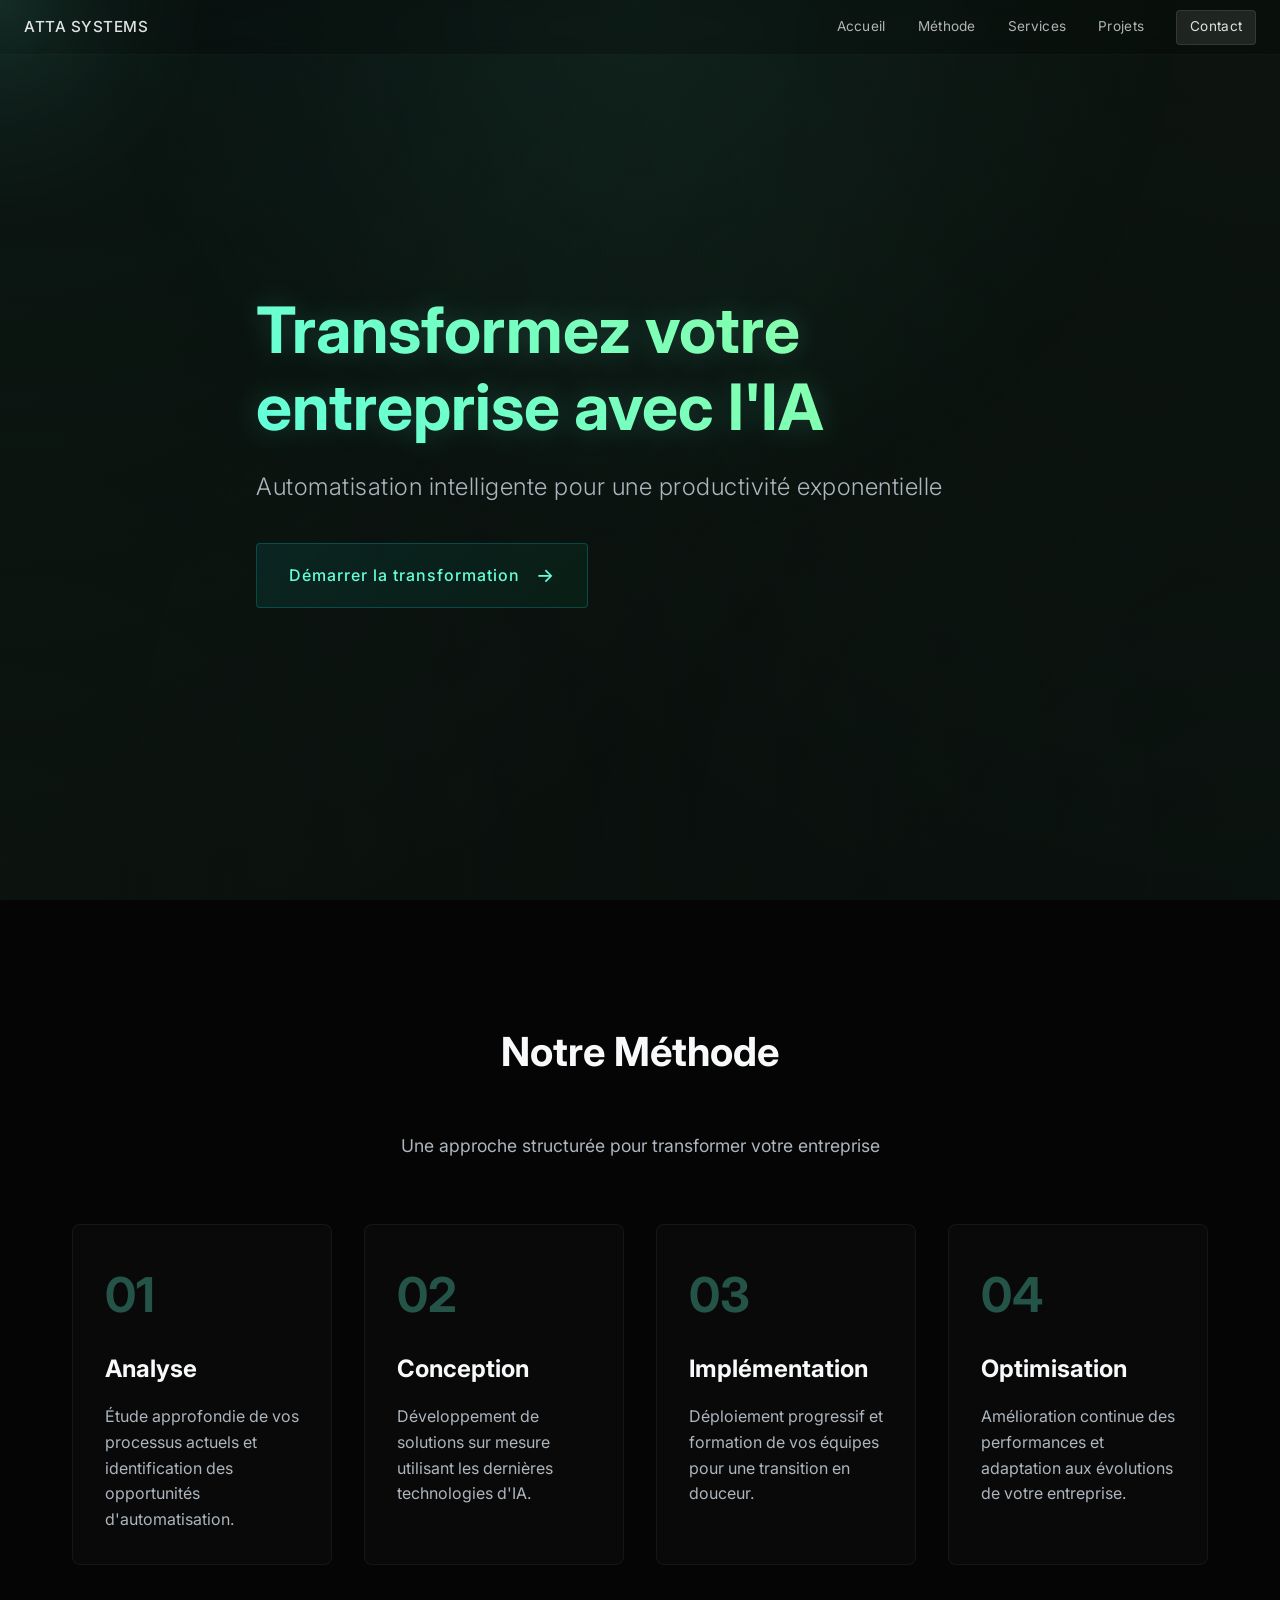
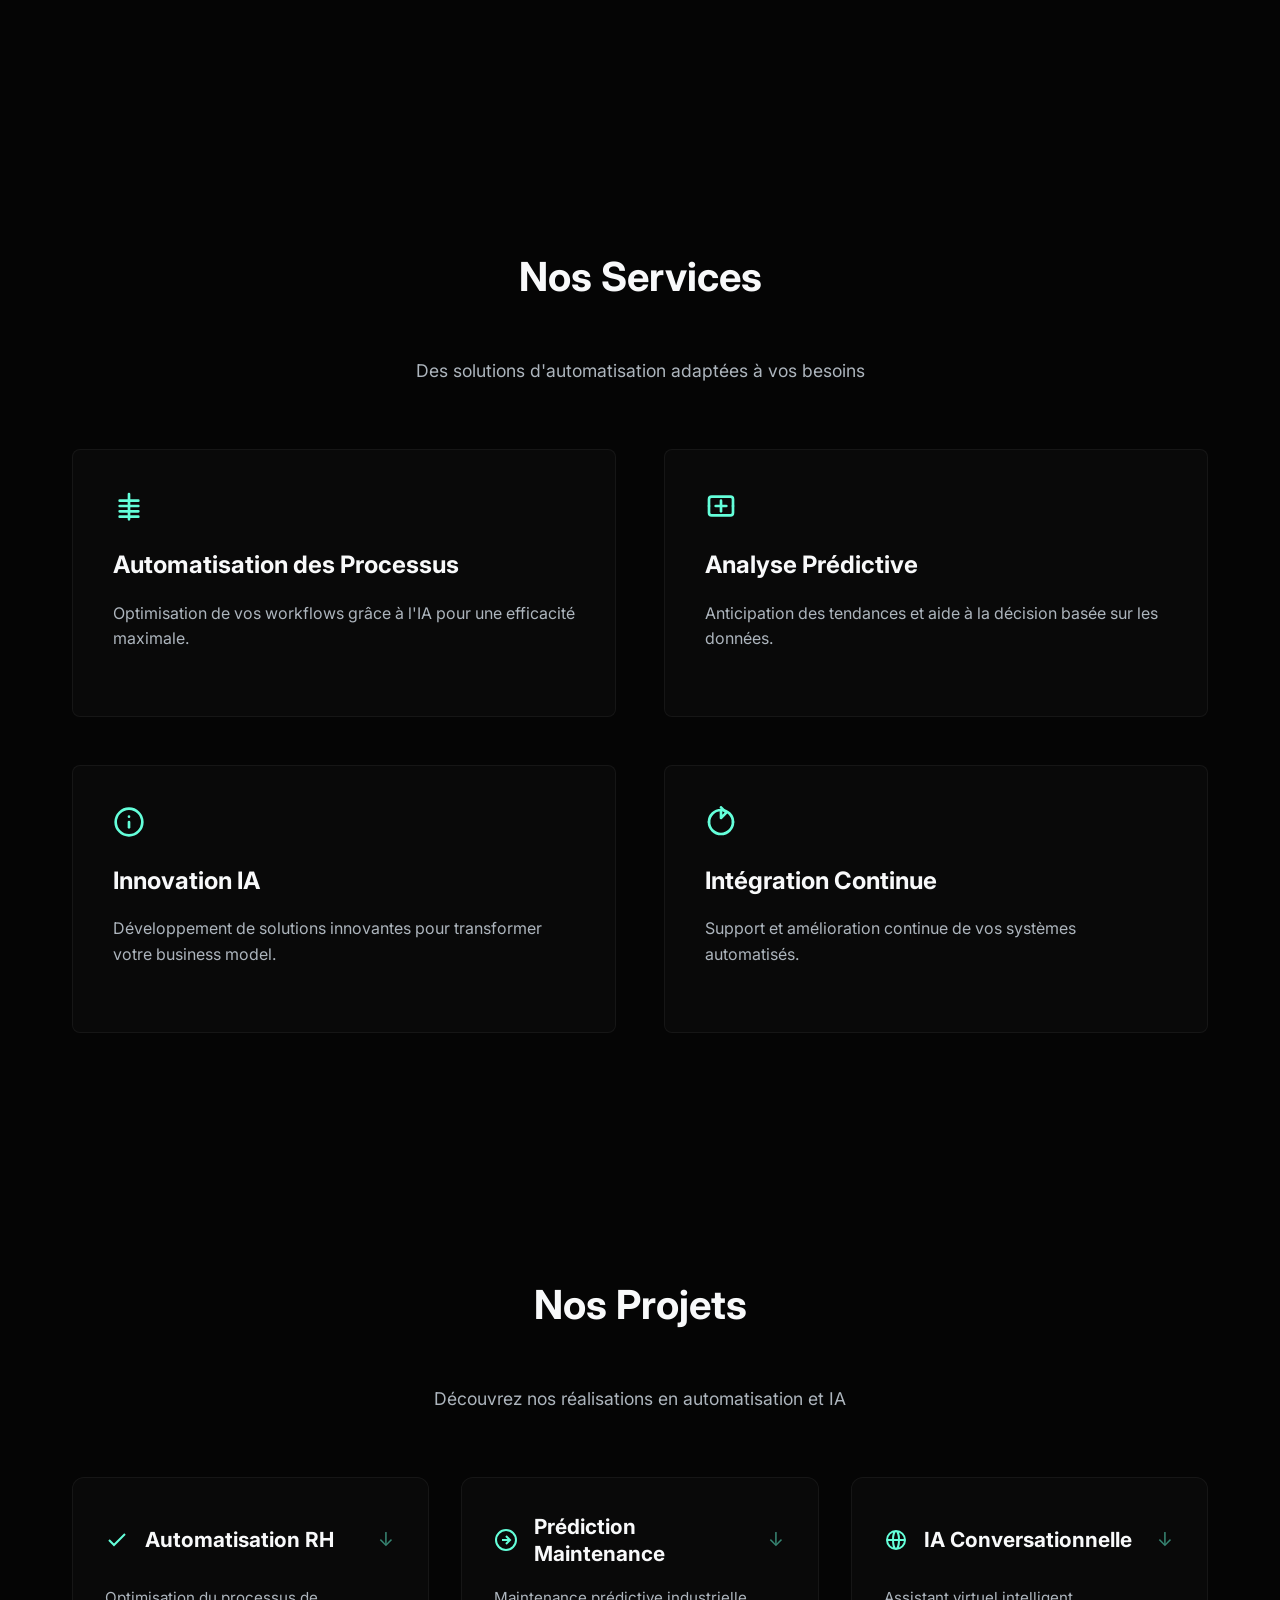
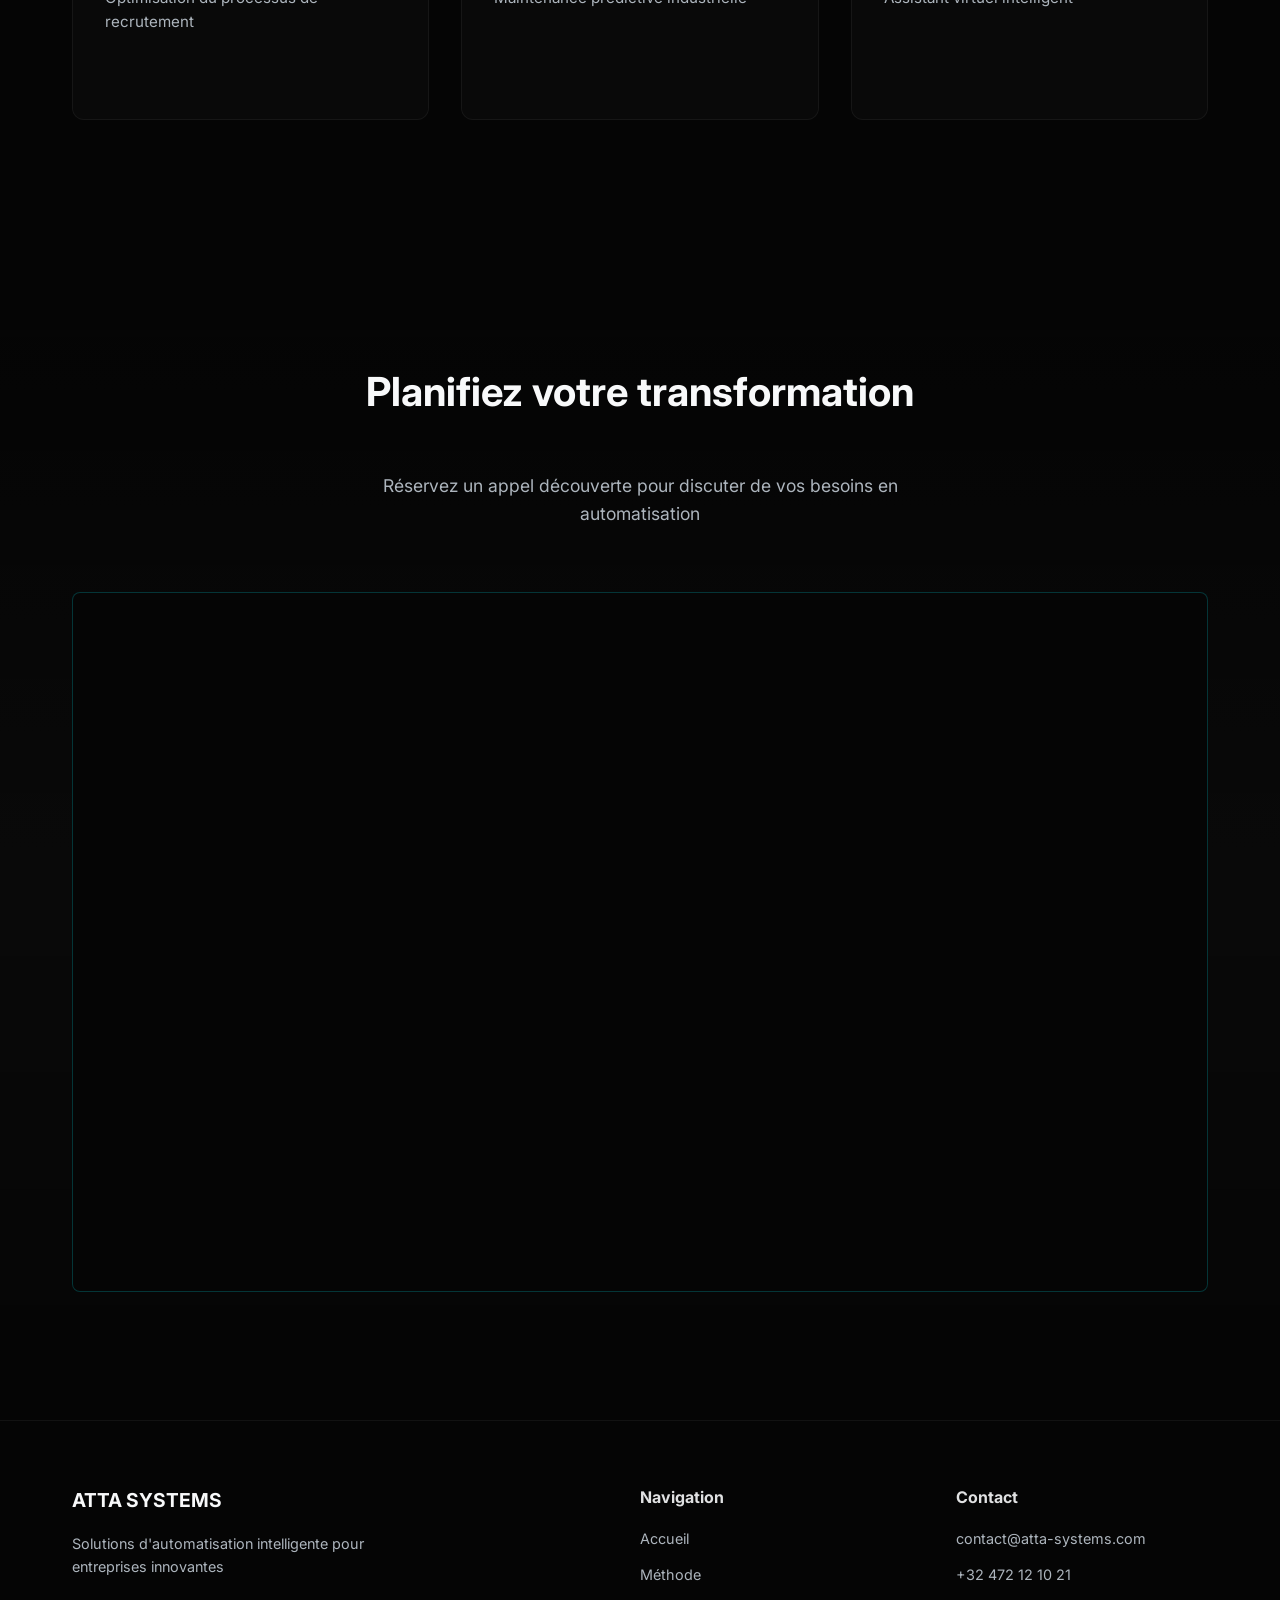
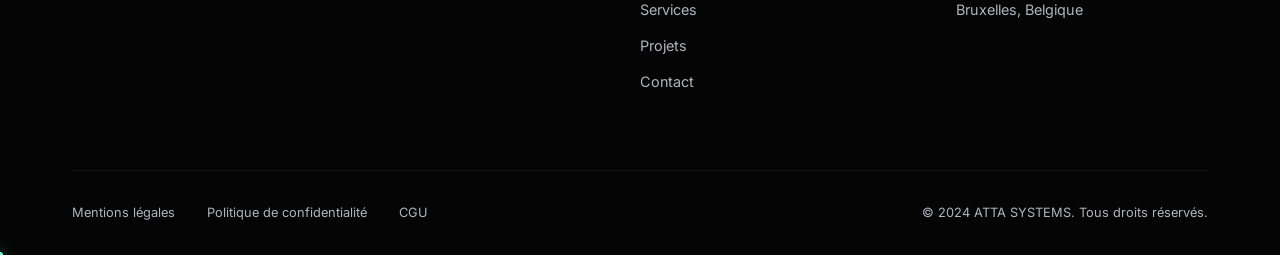
<file: index.html>
<!DOCTYPE html>
<html lang="fr">
<head>
    <meta charset="UTF-8">
    <meta name="viewport" content="width=device-width, initial-scale=1.0">
    
    <!-- Balises meta SEO -->
    <title>ATTA SYSTEMS - Solutions d'Automatisation et d'IA pour Entreprises | Bruxelles</title>
    <meta name="description" content="ATTA SYSTEMS développe des solutions d'automatisation intelligente et d'IA sur mesure pour optimiser vos processus d'entreprise. Experts en transformation digitale à Bruxelles.">
    <meta name="keywords" content="automatisation, intelligence artificielle, IA, transformation digitale, Bruxelles, optimisation processus, ATTA SYSTEMS">
    
    <!-- Open Graph / Facebook -->
    <meta property="og:type" content="website">
    <meta property="og:url" content="https://atta-systems.com/">
    <meta property="og:title" content="ATTA SYSTEMS - Solutions d'Automatisation Intelligente">
    <meta property="og:description" content="Transformez votre entreprise avec nos solutions d'automatisation et d'IA sur mesure. Experts en transformation digitale à Bruxelles.">
    <meta property="og:image" content="https://atta-systems.com/images/og-image.jpg">

    <!-- Twitter -->
    <meta property="twitter:card" content="summary_large_image">
    <meta property="twitter:url" content="https://atta-systems.com/">
    <meta property="twitter:title" content="ATTA SYSTEMS - Solutions d'Automatisation Intelligente">
    <meta property="twitter:description" content="Transformez votre entreprise avec nos solutions d'automatisation et d'IA sur mesure. Experts en transformation digitale à Bruxelles.">
    <meta property="twitter:image" content="https://atta-systems.com/images/twitter-image.jpg">

    <!-- Canonical URL -->
    <link rel="canonical" href="https://atta-systems.com/">
    
    <!-- Autres meta tags -->
    <meta name="robots" content="index, follow">
    <meta name="author" content="ATTA SYSTEMS">
    
    <!-- Existant -->
    <link href="https://fonts.googleapis.com/css2?family=Inter:wght@300;400;500;700&display=swap" rel="stylesheet">
    <link rel="stylesheet" href="styles.css">
    <script src="https://assets.calendly.com/assets/external/widget.js" async></script>
</head>
<body>
    <div class="floating-light"></div>
    <!-- Navigation -->
    <nav class="navbar">
        <div class="container">
            <a href="#" class="logo">ATTA SYSTEMS</a>
            <div class="nav-links">
                <a href="#accueil">Accueil</a>
                <a href="#methode">Méthode</a>
                <a href="#services">Services</a>
                <a href="#projets">Projets</a>
                <a href="#contact" class="cta-button">Contact</a>
            </div>
            <div class="burger-menu">
                <div class="line1"></div>
                <div class="line2"></div>
                <div class="line3"></div>
            </div>
        </div>
    </nav>

    <!-- Section Hero -->
    <section id="accueil" class="hero" aria-label="Accueil">
        <div class="container">
            <div class="hero-content">
                <h1 class="neon-text">Transformez votre entreprise avec l'IA</h1>
                <p class="hero-subtitle">Automatisation intelligente pour une productivité exponentielle</p>
                <a href="#contact" class="cta-button" onclick="openCalendly(event)" aria-label="Démarrer votre transformation digitale">
                    <span class="btn-content">Démarrer la transformation</span>
                    <span class="btn-arrow" aria-hidden="true">→</span>
                </a>
            </div>
        </div>
    </section>

    <!-- Modification de la section méthode -->
    <section id="methode" class="section" aria-label="Notre méthode">
        <div class="floating-light"></div>
        <div class="container">
            <h2 class="section-title">Notre Méthode</h2>
            <p class="section-subtitle">Une approche structurée pour transformer votre entreprise</p>
            
            <div class="method-grid">
                <div class="method-card">
                    <div class="method-number">01</div>
                    <h3 class="method-title">Analyse</h3>
                    <p class="method-description">Étude approfondie de vos processus actuels et identification des opportunités d'automatisation.</p>
                </div>
                
                <div class="method-card">
                    <div class="method-number">02</div>
                    <h3 class="method-title">Conception</h3>
                    <p class="method-description">Développement de solutions sur mesure utilisant les dernières technologies d'IA.</p>
                </div>
                
                <div class="method-card">
                    <div class="method-number">03</div>
                    <h3 class="method-title">Implémentation</h3>
                    <p class="method-description">Déploiement progressif et formation de vos équipes pour une transition en douceur.</p>
                </div>

                <div class="method-card">
                    <div class="method-number">04</div>
                    <h3 class="method-title">Optimisation</h3>
                    <p class="method-description">Amélioration continue des performances et adaptation aux évolutions de votre entreprise.</p>
                </div>
            </div>
        </div>
    </section>

    <section id="services" class="section" aria-label="Nos services">
        <div class="floating-light"></div>
        <div class="container">
            <h2 class="section-title">Nos Services</h2>
            <p class="section-subtitle">Des solutions d'automatisation adaptées à vos besoins</p>
            
            <div class="services-grid">
                <div class="service-card">
                    <div class="service-icon">
                        <svg width="24" height="24" viewBox="0 0 24 24" fill="none" stroke="currentColor" stroke-width="2" stroke-linecap="round" stroke-linejoin="round">
                            <path d="M12 3v19M5 20h14M5 16h14M5 12h14M5 8h14"/>
                        </svg>
                    </div>
                    <h3 class="service-title">Automatisation des Processus</h3>
                    <p class="service-description">Optimisation de vos workflows grâce à l'IA pour une efficacité maximale.</p>
                </div>
                
                <div class="service-card">
                    <div class="service-icon">
                        <svg width="24" height="24" viewBox="0 0 24 24" fill="none" stroke="currentColor" stroke-width="2" stroke-linecap="round" stroke-linejoin="round">
                            <path d="M21 12V7a2 2 0 0 0-2-2H5a2 2 0 0 0-2 2v5"/>
                            <path d="M3 12v5a2 2 0 0 0 2 2h14a2 2 0 0 0 2-2v-5"/>
                            <line x1="12" y1="8" x2="12" y2="16"/>
                            <line x1="8" y1="12" x2="16" y2="12"/>
                        </svg>
                    </div>
                    <h3 class="service-title">Analyse Prédictive</h3>
                    <p class="service-description">Anticipation des tendances et aide à la décision basée sur les données.</p>
                </div>
                
                <div class="service-card">
                    <div class="service-icon">
                        <svg width="24" height="24" viewBox="0 0 24 24" fill="none" stroke="currentColor" stroke-width="2" stroke-linecap="round" stroke-linejoin="round">
                            <circle cx="12" cy="12" r="10"/>
                            <path d="M12 16v-4"/>
                            <path d="M12 8h.01"/>
                        </svg>
                    </div>
                    <h3 class="service-title">Innovation IA</h3>
                    <p class="service-description">Développement de solutions innovantes pour transformer votre business model.</p>
                </div>
                
                <div class="service-card">
                    <div class="service-icon">
                        <svg width="24" height="24" viewBox="0 0 24 24" fill="none" stroke="currentColor" stroke-width="2" stroke-linecap="round" stroke-linejoin="round">
                            <path d="M21 12a9 9 0 0 0-9-9 9 9 0 0 0-9 9"/>
                            <path d="M3 12a9 9 0 0 0 9 9 9 9 0 0 0 9-9"/>
                            <path d="M12 3v6l4-4-4-4"/>
                        </svg>
                    </div>
                    <h3 class="service-title">Intégration Continue</h3>
                    <p class="service-description">Support et amélioration continue de vos systèmes automatisés.</p>
                </div>
            </div>
        </div>
    </section>

    <section id="projets" class="section" aria-label="Nos projets">
        <div class="floating-light"></div>
        <div class="container">
            <h2 class="section-title">Nos Projets</h2>
            <p class="section-subtitle">Découvrez nos réalisations en automatisation et IA</p>
            
            <div class="projects-grid">
                <div class="project-card" data-project="1">
                    <div class="project-content">
                        <div class="project-header">
                            <div class="project-icon">
                                <svg width="24" height="24" viewBox="0 0 24 24" fill="none" stroke="currentColor" stroke-width="2">
                                    <path d="M20 6L9 17l-5-5"/>
                                </svg>
                            </div>
                            <h3>Automatisation RH</h3>
                        </div>
                        <p class="project-preview">Optimisation du processus de recrutement</p>
                        <div class="project-details">
                            <p>Réduction de 70% du temps de traitement des CV grâce à l'IA</p>
                            <ul>
                                <li>Analyse automatique des CV</li>
                                <li>Matching de compétences</li>
                                <li>Génération de réponses personnalisées</li>
                            </ul>
                            <div class="project-tech">
                                <span>Python</span>
                                <span>NLP</span>
                                <span>Machine Learning</span>
                            </div>
                        </div>
                    </div>
                </div>

                <div class="project-card" data-project="2">
                    <div class="project-content">
                        <div class="project-header">
                            <div class="project-icon">
                                <svg width="24" height="24" viewBox="0 0 24 24" fill="none" stroke="currentColor" stroke-width="2">
                                    <circle cx="12" cy="12" r="10"/>
                                    <path d="M12 16l4-4-4-4M8 12h8"/>
                                </svg>
                            </div>
                            <h3>Prédiction Maintenance</h3>
                        </div>
                        <p class="project-preview">Maintenance prédictive industrielle</p>
                        <div class="project-details">
                            <p>Réduction des pannes de 85% grâce à la prédiction</p>
                            <ul>
                                <li>Analyse en temps réel</li>
                                <li>Alertes prédictives</li>
                                <li>Dashboard interactif</li>
                            </ul>
                            <div class="project-tech">
                                <span>IoT</span>
                                <span>Deep Learning</span>
                                <span>Time Series</span>
                            </div>
                        </div>
                    </div>
                </div>

                <div class="project-card" data-project="3">
                    <div class="project-content">
                        <div class="project-header">
                            <div class="project-icon">
                                <svg width="24" height="24" viewBox="0 0 24 24" fill="none" stroke="currentColor" stroke-width="2">
                                    <path d="M21 12a9 9 0 01-9 9m9-9a9 9 0 00-9-9m9 9H3m9 9a9 9 0 01-9-9m9 9c1.657 0 3-4.03 3-9s-1.343-9-3-9m0 18c-1.657 0-3-4.03-3-9s1.343-9 3-9m-9 9a9 9 0 019-9"/>
                                </svg>
                            </div>
                            <h3>IA Conversationnelle</h3>
                        </div>
                        <p class="project-preview">Assistant virtuel intelligent</p>
                        <div class="project-details">
                            <p>90% de satisfaction client avec notre assistant IA</p>
                            <ul>
                                <li>Compréhension contextuelle</li>
                                <li>Multi-langues</li>
                                <li>Apprentissage continu</li>
                            </ul>
                            <div class="project-tech">
                                <span>NLP</span>
                                <span>GPT</span>
                                <span>Cloud Computing</span>
                            </div>
                        </div>
                    </div>
                </div>
            </div>
        </div>
    </section>

    <section id="contact" class="section contact-section" aria-label="Contact">
        <div class="floating-light"></div>
        <div class="container">
            <h2 class="section-title">Planifiez votre transformation</h2>
            <p class="section-subtitle">Réservez un appel découverte pour discuter de vos besoins en automatisation</p>
            
            <div class="calendly-container">
                <div class="calendly-inline-widget" 
                     data-url="https://calendly.com/gilles-brbnt/rdv-automatisation-ia?hide_gdpr_banner=1">
                </div>
            </div>
        </div>
    </section>

    <!-- Ajout du footer -->
    <footer class="footer">
        <div class="container">
            <div class="footer-content">
                <div class="footer-section">
                    <h3>ATTA SYSTEMS</h3>
                    <p>Solutions d'automatisation intelligente pour entreprises innovantes</p>
                </div>
                
                <div class="footer-section">
                    <h4>Navigation</h4>
                    <ul>
                        <li><a href="#accueil">Accueil</a></li>
                        <li><a href="#methode">Méthode</a></li>
                        <li><a href="#services">Services</a></li>
                        <li><a href="#projets">Projets</a></li>
                        <li><a href="#contact">Contact</a></li>
                    </ul>
                </div>
                
                <div class="footer-section">
                    <h4>Contact</h4>
                    <ul>
                        <li>contact@atta-systems.com</li>
                        <li>+32 472 12 10 21</li>
                        <li>Bruxelles, Belgique</li>
                    </ul>
                </div>
            </div>
            
            <div class="footer-bottom">
                <div class="legal-links">
                    <a href="legal/mentions-legales.html">Mentions légales</a>
                    <a href="legal/politique-confidentialite.html">Politique de confidentialité</a>
                    <a href="legal/cgu.html">CGU</a>
                </div>
                <p class="copyright">© 2024 ATTA SYSTEMS. Tous droits réservés.</p>
            </div>
        </div>
    </footer>

    <script src="script.js"></script>
</body>
</html>
</file>
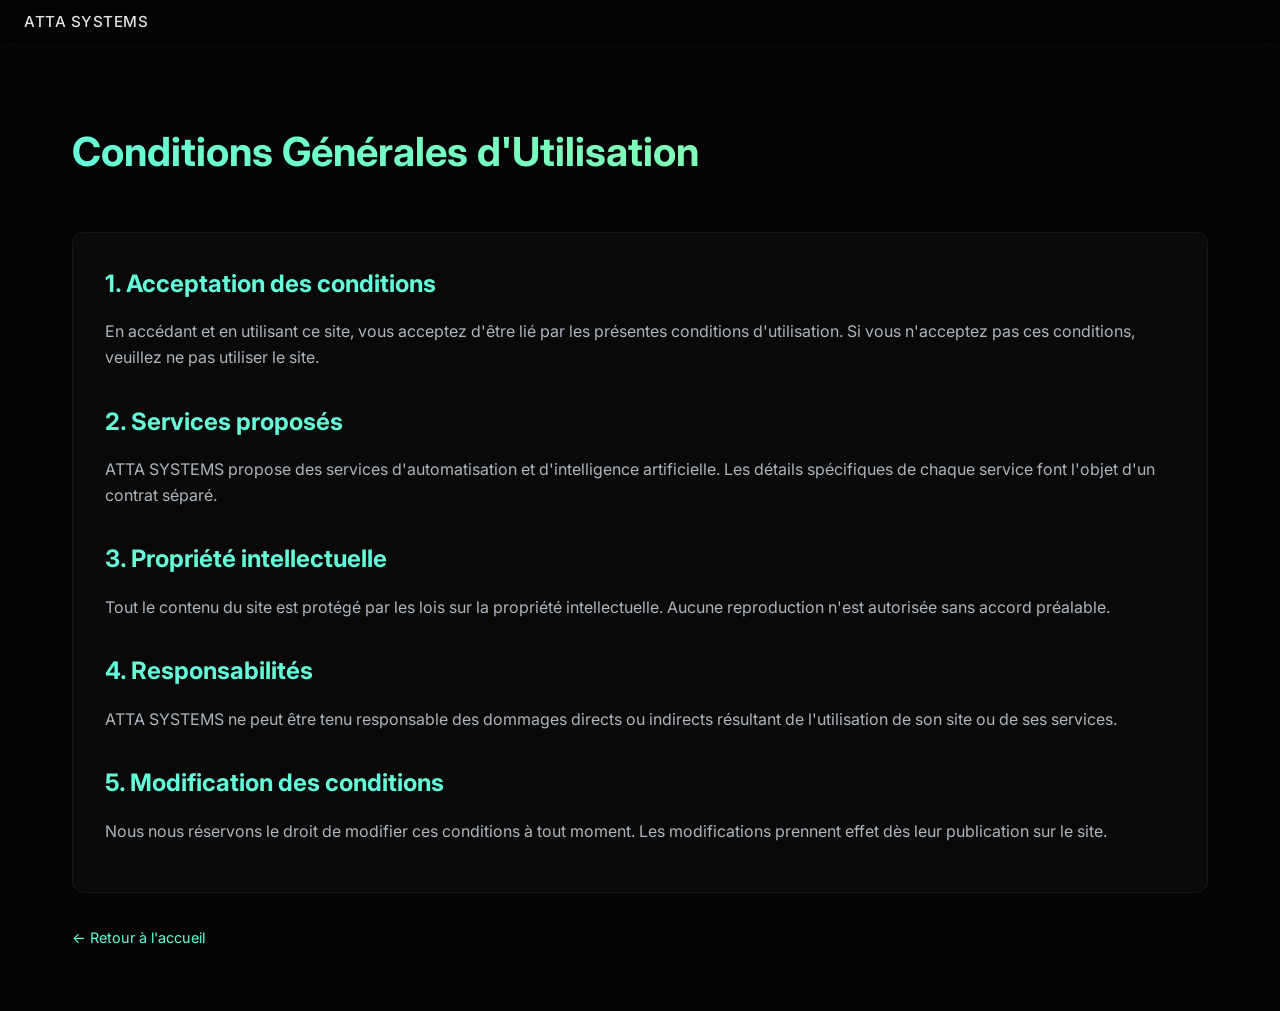
<file: cgu.html>
<!DOCTYPE html>
<html lang="fr">
<head>
    <meta charset="UTF-8">
    <meta name="viewport" content="width=device-width, initial-scale=1.0">
    <title>Conditions Générales d'Utilisation - ATTA SYSTEMS</title>
    <link href="https://fonts.googleapis.com/css2?family=Inter:wght@300;400;500;700&display=swap" rel="stylesheet">
    <link rel="stylesheet" href="../styles.css">
</head>
<body>
    <nav class="navbar">
        <div class="container">
            <a href="../index.html" class="logo">ATTA SYSTEMS</a>
        </div>
    </nav>

    <section class="legal-section">
        <div class="container">
            <h1 class="legal-title">Conditions Générales d'Utilisation</h1>
            
            <div class="legal-content">
                <h2>1. Acceptation des conditions</h2>
                <p>En accédant et en utilisant ce site, vous acceptez d'être lié par les présentes conditions d'utilisation. Si vous n'acceptez pas ces conditions, veuillez ne pas utiliser le site.</p>

                <h2>2. Services proposés</h2>
                <p>ATTA SYSTEMS propose des services d'automatisation et d'intelligence artificielle. Les détails spécifiques de chaque service font l'objet d'un contrat séparé.</p>

                <h2>3. Propriété intellectuelle</h2>
                <p>Tout le contenu du site est protégé par les lois sur la propriété intellectuelle. Aucune reproduction n'est autorisée sans accord préalable.</p>

                <h2>4. Responsabilités</h2>
                <p>ATTA SYSTEMS ne peut être tenu responsable des dommages directs ou indirects résultant de l'utilisation de son site ou de ses services.</p>

                <h2>5. Modification des conditions</h2>
                <p>Nous nous réservons le droit de modifier ces conditions à tout moment. Les modifications prennent effet dès leur publication sur le site.</p>
            </div>

            <a href="../index.html" class="back-link">← Retour à l'accueil</a>
        </div>
    </section>
    <script src="../script.js"></script>
</body>
</html>
</file>
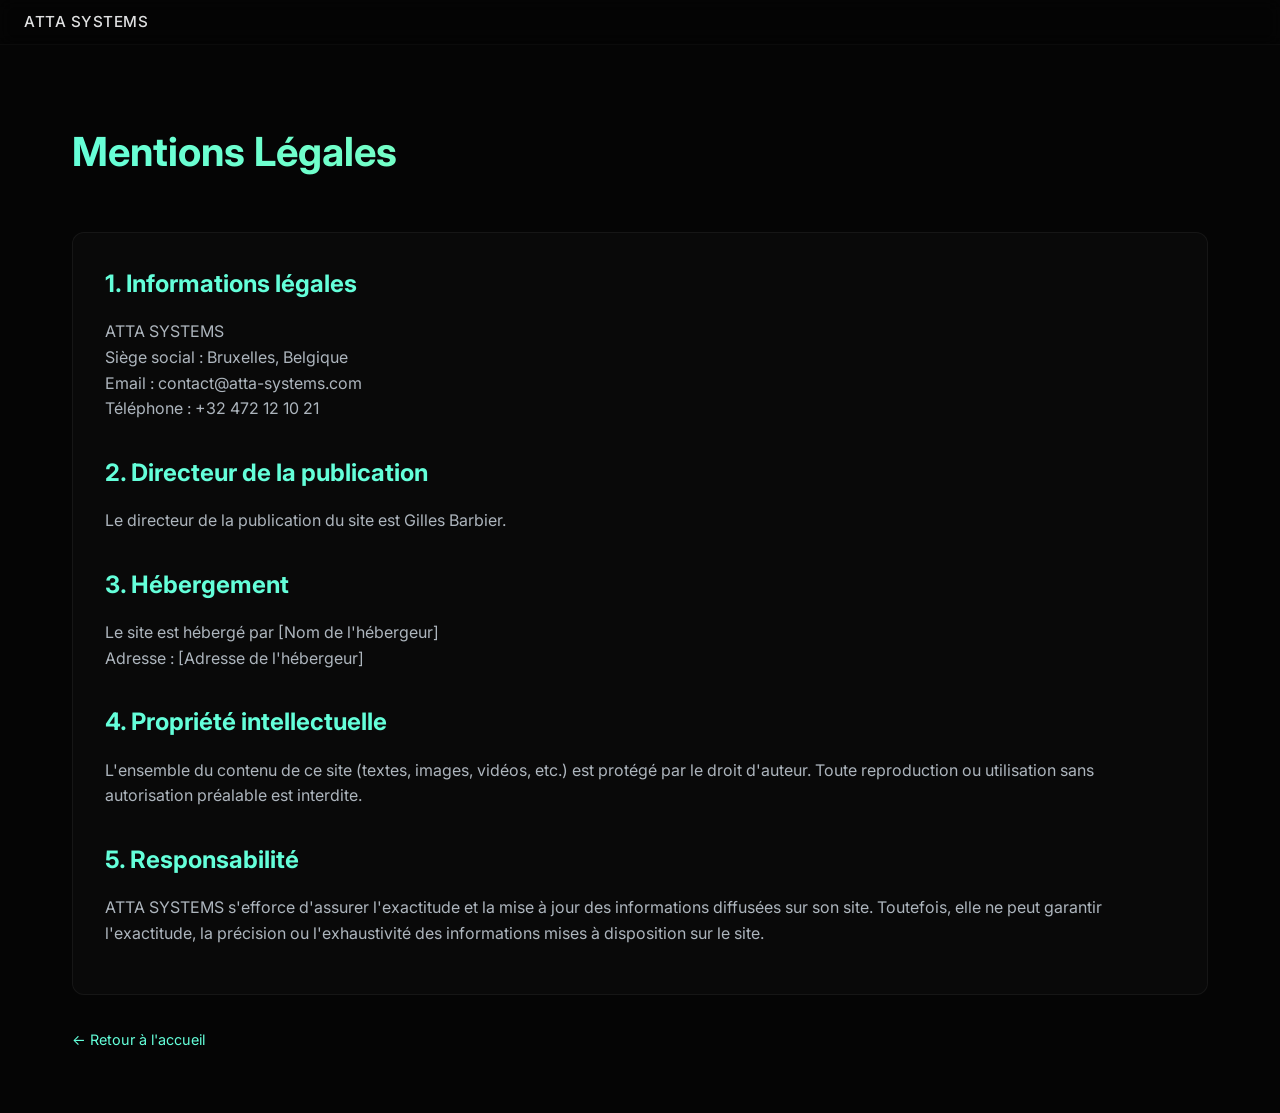
<file: mentions-legales.html>
<!DOCTYPE html>
<html lang="fr">
<head>
    <meta charset="UTF-8">
    <meta name="viewport" content="width=device-width, initial-scale=1.0">
    <title>Mentions Légales - ATTA SYSTEMS</title>
    <link href="https://fonts.googleapis.com/css2?family=Inter:wght@300;400;500;700&display=swap" rel="stylesheet">
    <link rel="stylesheet" href="../styles.css">
</head>
<body>
    <nav class="navbar">
        <div class="container">
            <a href="../index.html" class="logo">ATTA SYSTEMS</a>
        </div>
    </nav>

    <section class="legal-section">
        <div class="container">
            <h1 class="legal-title">Mentions Légales</h1>
            
            <div class="legal-content">
                <h2>1. Informations légales</h2>
                <p>ATTA SYSTEMS<br>
                Siège social : Bruxelles, Belgique<br>
                Email : contact@atta-systems.com<br>
                Téléphone : +32 472 12 10 21</p>

                <h2>2. Directeur de la publication</h2>
                <p>Le directeur de la publication du site est Gilles Barbier.</p>

                <h2>3. Hébergement</h2>
                <p>Le site est hébergé par [Nom de l'hébergeur]<br>
                Adresse : [Adresse de l'hébergeur]</p>

                <h2>4. Propriété intellectuelle</h2>
                <p>L'ensemble du contenu de ce site (textes, images, vidéos, etc.) est protégé par le droit d'auteur. Toute reproduction ou utilisation sans autorisation préalable est interdite.</p>

                <h2>5. Responsabilité</h2>
                <p>ATTA SYSTEMS s'efforce d'assurer l'exactitude et la mise à jour des informations diffusées sur son site. Toutefois, elle ne peut garantir l'exactitude, la précision ou l'exhaustivité des informations mises à disposition sur le site.</p>
            </div>

            <a href="../index.html" class="back-link">← Retour à l'accueil</a>
        </div>
    </section>
    <script src="../script.js"></script>
</body>
</html>
</file>
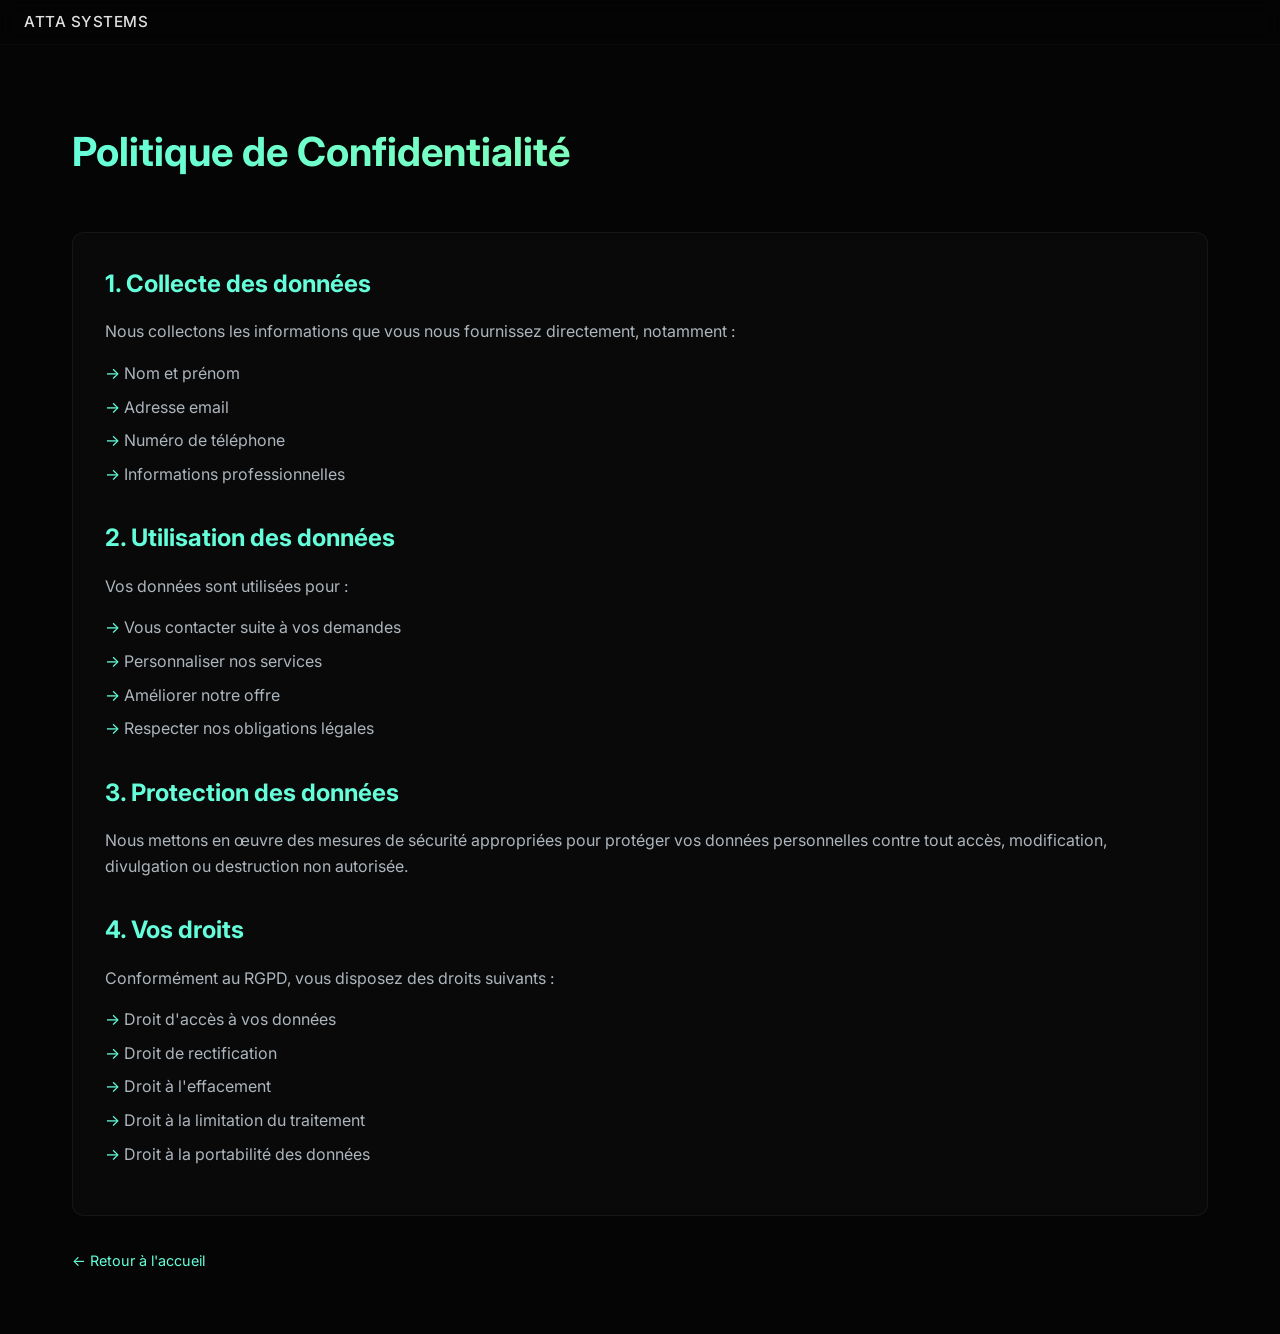
<file: politique-confidentialite.html>
<!DOCTYPE html>
<html lang="fr">
<head>
    <meta charset="UTF-8">
    <meta name="viewport" content="width=device-width, initial-scale=1.0">
    <title>Politique de Confidentialité - ATTA SYSTEMS</title>
    <link href="https://fonts.googleapis.com/css2?family=Inter:wght@300;400;500;700&display=swap" rel="stylesheet">
    <link rel="stylesheet" href="../styles.css">
</head>
<body>
    <nav class="navbar">
        <div class="container">
            <a href="../index.html" class="logo">ATTA SYSTEMS</a>
        </div>
    </nav>

    <section class="legal-section">
        <div class="container">
            <h1 class="legal-title">Politique de Confidentialité</h1>
            
            <div class="legal-content">
                <h2>1. Collecte des données</h2>
                <p>Nous collectons les informations que vous nous fournissez directement, notamment :</p>
                <ul>
                    <li>Nom et prénom</li>
                    <li>Adresse email</li>
                    <li>Numéro de téléphone</li>
                    <li>Informations professionnelles</li>
                </ul>

                <h2>2. Utilisation des données</h2>
                <p>Vos données sont utilisées pour :</p>
                <ul>
                    <li>Vous contacter suite à vos demandes</li>
                    <li>Personnaliser nos services</li>
                    <li>Améliorer notre offre</li>
                    <li>Respecter nos obligations légales</li>
                </ul>

                <h2>3. Protection des données</h2>
                <p>Nous mettons en œuvre des mesures de sécurité appropriées pour protéger vos données personnelles contre tout accès, modification, divulgation ou destruction non autorisée.</p>

                <h2>4. Vos droits</h2>
                <p>Conformément au RGPD, vous disposez des droits suivants :</p>
                <ul>
                    <li>Droit d'accès à vos données</li>
                    <li>Droit de rectification</li>
                    <li>Droit à l'effacement</li>
                    <li>Droit à la limitation du traitement</li>
                    <li>Droit à la portabilité des données</li>
                </ul>
            </div>

            <a href="../index.html" class="back-link">← Retour à l'accueil</a>
        </div>
    </section>
    <script src="../script.js"></script>
</body>
</html>
</file>
<file: styles.css>
:root {
    --primary-dark: #0a0a0a;
    --darker-bg: #050505;
    --neon-blue: #64ffda;
    --neon-green: #98ff98;
    --text-light: #f8f9fa;
    --text-gray: #adb5bd;
    --glass-bg: rgba(5, 5, 5, 0.85);
    --subtle-gradient: linear-gradient(
        135deg,
        rgba(0, 243, 255, 0.08) 0%,
        rgba(0, 255, 136, 0.05) 100%
    );
}

* {
    margin: 0;
    padding: 0;
    box-sizing: border-box;
}

body {
    font-family: 'Inter', sans-serif;
    background-color: var(--darker-bg);
    color: var(--text-light);
    line-height: 1.6;
    position: relative;
    overflow-x: hidden;
    min-height: 100vh;
    cursor: none; /* Cache le curseur par défaut */
}

.container {
    max-width: 1200px;
    margin: 0 auto;
    padding: 0 2rem;
}

/* Navigation épurée style ChatflowAI */
.navbar {
    padding: 0.6rem 0;
    position: fixed;
    width: 100%;
    top: 0;
    z-index: 1000;
    background: rgba(0, 0, 0, 0.2);
    backdrop-filter: blur(8px);
    border-bottom: 1px solid rgba(255, 255, 255, 0.03);
    transition: transform 0.3s ease;
}

.navbar.hidden {
    transform: translateY(-100%);
}

.navbar .container {
    display: flex;
    justify-content: space-between;
    align-items: center;
    max-width: 1400px;
    padding: 0 1.5rem;
}

.logo {
    font-size: 0.95rem;
    font-weight: 500;
    color: var(--text-light);
    text-decoration: none;
    letter-spacing: 0.5px;
    opacity: 0.9;
}

.nav-links {
    display: flex;
    gap: 2rem;
    align-items: center;
}

.nav-links a {
    color: var(--text-light);
    text-decoration: none;
    font-size: 0.85rem;
    font-weight: 400;
    letter-spacing: 0.3px;
    transition: opacity 0.3s ease;
    opacity: 0.7;
    padding: 0.25rem 0;
}

.nav-links a:hover {
    opacity: 1;
    color: var(--text-light);
}

/* Modification du bouton Contact dans le header */
.nav-links .cta-button {
    padding: 0.35rem 0.8rem;
    font-size: 0.85rem;
    background: rgba(255, 255, 255, 0.1);
    border: 1px solid rgba(255, 255, 255, 0.1);
    border-radius: 4px;
    opacity: 0.9;
}

.nav-links .cta-button:hover {
    background: rgba(255, 255, 255, 0.15);
    border-color: rgba(255, 255, 255, 0.2);
    opacity: 1;
}

/* Suppression des effets de soulignement sur les liens de navigation */
.nav-links a::after {
    display: none;
}

/* Styles du menu mobile */
.burger-menu {
    display: none;
    cursor: pointer;
    padding: 0.5rem;
    z-index: 1001;
}

.burger-menu div {
    width: 22px;
    height: 2px;
    background: var(--neon-blue);
    margin: 4px 0;
    transition: all 0.3s ease;
}

/* Animation du burger menu */
.burger-menu.active .line1 {
    transform: rotate(-45deg) translate(-5px, 5px);
}

.burger-menu.active .line2 {
    opacity: 0;
}

.burger-menu.active .line3 {
    transform: rotate(45deg) translate(-5px, -5px);
}

/* Menu mobile */
@media (max-width: 768px) {
    .burger-menu {
        display: flex;
        flex-direction: column;
    }

    .nav-links {
        position: fixed;
        top: 80px; /* Espace pour le header */
        right: -300px; /* Largeur du menu + marge */
        height: auto;
        width: 280px;
        background: rgba(5, 5, 5, 0.98);
        backdrop-filter: blur(10px);
        display: flex;
        flex-direction: column;
        align-items: flex-start;
        padding: 2rem;
        gap: 1.5rem;
        transition: right 0.3s cubic-bezier(0.16, 1, 0.3, 1);
        z-index: 1000;
        border-radius: 12px 0 0 12px;
        border: 1px solid rgba(100, 255, 218, 0.1);
        border-right: none;
        box-shadow: -5px 0 20px rgba(0, 0, 0, 0.5);
    }

    .nav-links.active {
        right: 0;
    }

    .nav-links a {
        font-size: 1rem;
        opacity: 0;
        transform: translateX(20px);
        width: 100%;
        padding: 0.5rem 0;
    }

    .nav-links.active a {
        opacity: 1;
        transform: translateX(0);
        transition: all 0.3s ease;
    }

    .nav-links .cta-button {
        margin-top: 1rem;
        padding: 0.8rem 1.2rem;
        font-size: 0.95rem;
        width: 100%;
        display: flex;
        justify-content: space-between;
        align-items: center;
        background: rgba(100, 255, 218, 0.1);
    }

    /* Remplacement du symbole ↗ par une flèche SVG */
    .nav-links .cta-button::after {
        content: '';
        width: 16px;
        height: 16px;
        background-image: url("data:image/svg+xml,%3Csvg xmlns='http://www.w3.org/2000/svg' viewBox='0 0 24 24' fill='none' stroke='%2364ffda' stroke-width='2' stroke-linecap='round' stroke-linejoin='round'%3E%3Cline x1='7' y1='17' x2='17' y2='7'%3E%3C/line%3E%3Cpolyline points='7 7 17 7 17 17'%3E%3C/polyline%3E%3C/svg%3E");
        background-size: contain;
        background-repeat: no-repeat;
        margin-left: 8px;
    }

    /* Ajustement du header en mobile */
    .navbar .container {
        padding: 0.8rem 1.5rem;
    }

    /* Animation séquentielle des liens */
    .nav-links a:nth-child(1) { transition-delay: 0.1s; }
    .nav-links a:nth-child(2) { transition-delay: 0.15s; }
    .nav-links a:nth-child(3) { transition-delay: 0.2s; }
    .nav-links a:nth-child(4) { transition-delay: 0.25s; }
    .nav-links a:nth-child(5) { transition-delay: 0.3s; }

    /* Overlay subtil quand le menu est ouvert */
    .menu-overlay {
        position: fixed;
        top: 0;
        left: 0;
        width: 100%;
        height: 100%;
        background: rgba(0, 0, 0, 0.5);
        opacity: 0;
        visibility: hidden;
        transition: all 0.3s ease;
        z-index: 999;
        backdrop-filter: blur(3px);
    }

    .menu-overlay.active {
        opacity: 1;
        visibility: visible;
    }

    /* Désactivation du scroll quand menu ouvert */
    body.menu-open {
        overflow: hidden;
    }

    /* Animation de lumière flottante par section */
    .section {
        position: relative;
        overflow: visible;
    }

    .floating-light {
        display: none;
        position: absolute;
        width: 200px;
        height: 200px;
        background: radial-gradient(
            circle,
            rgba(100, 255, 218, 0.25) 0%,
            rgba(100, 255, 218, 0.15) 30%,
            transparent 70%
        );
        border-radius: 50%;
        pointer-events: none;
        z-index: 0;
        filter: blur(30px);
        mix-blend-mode: screen;
        animation: sectionFloat 15s linear infinite;
        opacity: 0;
        transition: opacity 1s ease;
    }

    body.mobile .section .floating-light {
        display: block;
        opacity: 1;
    }

    /* Désactive l'effet uniquement sur la section projets */
    #projets .floating-light {
        display: none;
    }

    @keyframes sectionFloat {
        0% {
            left: -100px;
            top: 0;
            background: radial-gradient(
                circle,
                rgba(100, 255, 218, 0.25) 0%,
                rgba(100, 255, 218, 0.15) 30%,
                transparent 70%
            );
        }
        25% {
            left: calc(100% - 100px);
            top: 30%;
            background: radial-gradient(
                circle,
                rgba(152, 255, 152, 0.25) 0%,
                rgba(152, 255, 152, 0.15) 30%,
                transparent 70%
            );
        }
        50% {
            left: 50%;
            top: 70%;
            background: radial-gradient(
                circle,
                rgba(100, 255, 218, 0.25) 0%,
                rgba(100, 255, 218, 0.15) 30%,
                transparent 70%
            );
        }
        75% {
            left: -50px;
            top: 50%;
            background: radial-gradient(
                circle,
                rgba(152, 255, 152, 0.25) 0%,
                rgba(152, 255, 152, 0.15) 30%,
                transparent 70%
            );
        }
        100% {
            left: -100px;
            top: 0;
            background: radial-gradient(
                circle,
                rgba(100, 255, 218, 0.25) 0%,
                rgba(100, 255, 218, 0.15) 30%,
                transparent 70%
            );
        }
    }

    /* Ajustement du header pour mobile */
    .navbar {
        background: transparent;
        backdrop-filter: none;
        border-bottom: none;
    }

    /* Ajout d'un fond seulement quand le menu est ouvert */
    .navbar.menu-open {
        background: rgba(5, 5, 5, 0.98);
        backdrop-filter: blur(10px);
        border-bottom: 1px solid rgba(100, 255, 218, 0.1);
    }

    /* Ajustement du logo pour meilleure visibilité */
    .logo {
        text-shadow: 0 0 10px rgba(0, 0, 0, 0.5);
    }

    /* Ajustement des lignes du burger menu pour meilleure visibilité */
    .burger-menu div {
        box-shadow: 0 0 5px rgba(0, 0, 0, 0.3);
    }
}

/* Hero section épurée */
.hero {
    height: 100vh;
    display: flex;
    align-items: center;
    position: relative;
    overflow: hidden;
}

.hero::after {
    content: '';
    position: absolute;
    top: 0;
    left: 0;
    width: 100%;
    height: 100%;
    background: linear-gradient(
        135deg,
        rgba(100, 255, 218, 0.05) 0%,
        rgba(152, 255, 152, 0.03) 100%
    );
    opacity: 0.5;
    z-index: 1;
}

.hero-content {
    max-width: 800px;
    position: relative;
    z-index: 2;
    padding: 0 1rem;
}

.neon-text {
    font-size: clamp(2.5rem, 5vw, 4rem);
    font-weight: 700;
    margin-bottom: clamp(1rem, 3vw, 1.5rem);
    background: linear-gradient(45deg, #64ffda, #98ff98);
    -webkit-background-clip: text;
    -webkit-text-fill-color: transparent;
    text-shadow: 0 0 30px rgba(100, 255, 218, 0.2);
    line-height: 1.2;
}

.hero-subtitle {
    font-size: clamp(1rem, 2.5vw, 1.5rem);
    color: var(--text-gray);
    margin-bottom: clamp(2rem, 4vw, 2.5rem);
    font-weight: 300;
    letter-spacing: 0.5px;
    line-height: 1.4;
}

/* Bouton élégant */
.cta-button {
    display: inline-flex;
    align-items: center;
    padding: clamp(0.8rem, 2vw, 1rem) clamp(1.5rem, 3vw, 2rem);
    background: var(--subtle-gradient);
    border: 1px solid rgba(0, 243, 255, 0.2);
    border-radius: 4px;
    color: var(--neon-blue);
    text-decoration: none;
    font-weight: 500;
    letter-spacing: 1px;
    transition: all 0.3s ease;
    position: relative;
    isolation: isolate;
    overflow: hidden;
}

/* Effet de lumière qui se déplace */
.cta-button::before {
    content: '';
    position: absolute;
    top: 0;
    left: -100%;
    width: 50%;
    height: 100%;
    background: linear-gradient(
        90deg,
        transparent,
        rgba(100, 255, 218, 0.2),
        transparent
    );
    animation: lightMove 8s ease-in-out infinite;
    z-index: -1;
}

@keyframes lightMove {
    0% {
        left: -100%;
        opacity: 0;
    }
    10% {
        opacity: 0;
    }
    20% {
        opacity: 1;
    }
    80% {
        opacity: 1;
    }
    90% {
        opacity: 0;
    }
    100% {
        left: 200%;
        opacity: 0;
    }
}

/* Amélioration de l'effet au survol */
.cta-button:hover::before {
    animation-duration: 4s;
}

.cta-button:hover {
    background: rgba(0, 243, 255, 0.1);
    border-color: var(--neon-blue);
    box-shadow: 0 0 20px rgba(0, 243, 255, 0.2),
                inset 0 0 10px rgba(0, 243, 255, 0.1);
}

.btn-content {
    margin-right: 1rem;
}

.btn-arrow {
    font-size: 1.2rem;
    transition: transform 0.3s ease;
}

.cta-button:hover .btn-arrow {
    transform: translateX(5px);
}

/* Amélioration du dégradé d'arrière-plan */
body::before {
    content: '';
    position: fixed;
    top: 0;
    left: 0;
    width: 100%;
    height: 100%;
    background: 
        radial-gradient(
            circle at 50% 0%, 
            rgba(100, 255, 218, 0.07) 0%, 
            rgba(0, 0, 0, 0) 50%
        );
    z-index: -1;
    pointer-events: none;
}

body::after {
    content: '';
    position: fixed;
    top: 0;
    left: 0;
    width: 100%;
    height: 100%;
    background: 
        radial-gradient(
            1000px circle at 0% 0%,
            rgba(100, 255, 218, 0.05) 0%,
            rgba(0, 0, 0, 0) 100%
        ),
        radial-gradient(
            1000px circle at 100% 0%,
            rgba(152, 255, 152, 0.05) 0%,
            rgba(0, 0, 0, 0) 100%
        ),
        radial-gradient(
            1200px circle at 100% 100%,
            rgba(100, 255, 218, 0.05) 0%,
            rgba(0, 0, 0, 0) 100%
        ),
        radial-gradient(
            1200px circle at 0% 100%,
            rgba(152, 255, 152, 0.05) 0%,
            rgba(0, 0, 0, 0) 100%
        );
    opacity: 0.8;
    z-index: -2;
    animation: gradientMove 20s ease-in-out infinite alternate;
}

/* Animation du dégradé */
@keyframes gradientMove {
    0% {
        transform: scale(1) rotate(0deg);
    }
    50% {
        transform: scale(1.1) rotate(1deg);
    }
    100% {
        transform: scale(1) rotate(0deg);
    }
}

/* Ajustement des sections pour le dégradé */
.section {
    padding: 120px 0;
    position: relative;
    z-index: 1;
    background: transparent;
}

.section::before {
    content: '';
    position: absolute;
    top: 0;
    left: 0;
    width: 100%;
    height: 100%;
    background: radial-gradient(
        800px circle at var(--mouse-x, 50%) var(--mouse-y, 50%),
        rgba(100, 255, 218, 0.03),
        transparent 40%
    );
    opacity: 0;
    transition: opacity 0.3s ease;
    pointer-events: none;
    z-index: -1;
}

.section:hover::before {
    opacity: 1;
}

/* Sections communes */
.section-title {
    font-size: 2.5rem;
    font-weight: 700;
    margin-bottom: 3rem;
    color: var(--text-light);
    text-align: center;
}

.section-subtitle {
    font-size: 1.1rem;
    color: var(--text-gray);
    text-align: center;
    max-width: 600px;
    margin: 0 auto 4rem;
}

/* Section Méthode */
.method-grid {
    display: grid;
    grid-template-columns: repeat(2, 1fr);
    gap: 2rem;
    margin-top: 3rem;
}

.method-card {
    background: rgba(255, 255, 255, 0.02);
    border: 1px solid rgba(255, 255, 255, 0.05);
    border-radius: 8px;
    padding: 2rem;
    transition: all 0.3s cubic-bezier(0.16, 1, 0.3, 1);
    position: relative;
    overflow: hidden;
}

.method-card:hover {
    transform: translateY(-5px);
    border-color: var(--neon-blue);
    box-shadow: 0 5px 20px rgba(100, 255, 218, 0.07);
}

.method-number {
    font-size: 3rem;
    font-weight: 700;
    color: var(--neon-blue);
    opacity: 0.3;
    margin-bottom: 1rem;
    transition: all 0.3s ease;
}

/* Effet d'illumination au survol */
.method-card:hover .method-number {
    opacity: 1;
    transform: scale(1.1);
    filter: drop-shadow(0 0 8px var(--neon-blue));
    background: linear-gradient(45deg, var(--neon-blue), var(--neon-green));
    -webkit-background-clip: text;
    -webkit-text-fill-color: transparent;
}

.method-title {
    font-size: 1.5rem;
    color: var(--text-light);
    margin-bottom: 1rem;
}

.method-description {
    color: var(--text-gray);
    line-height: 1.6;
}

/* Section Services */
.services-grid {
    display: grid;
    grid-template-columns: repeat(2, 1fr);
    gap: 3rem;
}

.service-card {
    background: rgba(255, 255, 255, 0.02);
    border: 1px solid rgba(255, 255, 255, 0.05);
    border-radius: 8px;
    padding: 2.5rem;
    transition: all 0.3s ease;
    position: relative;
    overflow: hidden;
}

.service-card:hover {
    border-color: var(--neon-blue);
    box-shadow: 0 5px 20px rgba(100, 255, 218, 0.07);
}

.service-icon {
    font-size: 2rem;
    color: var(--neon-blue);
    margin-bottom: 1.5rem;
    display: flex;
    align-items: center;
    justify-content: flex-start;
}

.service-icon svg {
    width: 32px;
    height: 32px;
    stroke: currentColor;
    stroke-width: 2;
    transition: all 0.3s ease;
}

.service-card:hover .service-icon svg {
    transform: scale(1.1);
    filter: drop-shadow(0 0 8px var(--neon-blue));
}

.service-title {
    font-size: 1.5rem;
    color: var(--text-light);
    margin-bottom: 1rem;
}

.service-description {
    color: var(--text-gray);
    line-height: 1.6;
    margin-bottom: 1.5rem;
}

/* Responsive */
@media (min-width: 1200px) {
    .method-grid {
        grid-template-columns: repeat(4, 1fr);
    }
}

@media (max-width: 768px) {
    .method-grid {
        grid-template-columns: 1fr;
    }
    
    .services-grid {
        grid-template-columns: 1fr;
    }

    .hero {
        padding-top: 80px;
        text-align: center;
    }

    .hero-content {
        width: 100%;
        padding: 0 1.5rem;
    }

    .cta-button {
        width: 100%;
        justify-content: center;
    }

    /* Méthode */
    .method-card {
        border-color: var(--neon-blue);
        box-shadow: 0 5px 20px rgba(100, 255, 218, 0.07);
    }

    .method-number {
        opacity: 1;
        transform: scale(1.1);
        filter: drop-shadow(0 0 8px var(--neon-blue));
        background: linear-gradient(45deg, var(--neon-blue), var(--neon-green));
        -webkit-background-clip: text;
        -webkit-text-fill-color: transparent;
    }

    /* Services */
    .service-card {
        border-color: var(--neon-blue);
        box-shadow: 0 5px 20px rgba(100, 255, 218, 0.07);
    }

    .service-icon svg {
        transform: scale(1.1);
        filter: drop-shadow(0 0 8px var(--neon-blue));
    }

    /* Projets - Version mobile harmonieuse */
    .project-card {
        background: rgba(255, 255, 255, 0.02);
        border: 1px solid rgba(255, 255, 255, 0.05);
        box-shadow: none;
        transform: none !important;
    }

    .project-card:hover,
    .project-card:active,
    .project-card:focus {
        background: rgba(255, 255, 255, 0.03);
        border: 1px solid rgba(255, 255, 255, 0.08);
        box-shadow: none;
        transform: none !important;
    }

    .project-card.active {
        border-color: var(--neon-blue);
        background: rgba(255, 255, 255, 0.03);
    }

    /* Suppression des effets lumineux tout en gardant l'aspect visuel */
    .project-card::before,
    .project-card::after,
    .project-card *::before,
    .project-card *::after {
        display: none !important;
    }

    .project-details p {
        color: var(--text-gray);
    }

    .project-tech span {
        background: rgba(255, 255, 255, 0.03);
        color: var(--text-gray);
    }
}

@media (max-width: 480px) {
    .hero {
        padding-top: 60px;
    }

    .neon-text {
        margin-bottom: 1rem;
    }

    .hero-subtitle {
        margin-bottom: 2rem;
    }
}

/* Styles pour la section contact et Calendly */
.contact-section {
    background: linear-gradient(
        to top,
        var(--darker-bg) 0%,
        rgba(255, 255, 255, 0.02) 50%,
        transparent 100%
    );
    margin-top: -80px; /* Chevauchement pour une meilleure transition */
    padding-top: 80px; /* Compensation du chevauchement */
    padding-bottom: 4rem;
    position: relative;
    z-index: 1;
}

.calendly-container {
    width: 100%;
    max-width: 1400px;
    height: 700px;
    margin: 2rem auto 4rem;
    border: 1px solid rgba(0, 243, 255, 0.2);
    border-radius: 8px;
    overflow: hidden;
    background: var(--darker-bg);
    position: relative;
}

.calendly-inline-widget {
    width: 100%;
    height: 100%;
    min-width: 320px;
}

/* Ajustement pour mobile */
@media (max-width: 768px) {
    .calendly-container {
        height: 600px;
    }
}

/* Effet de traînée lumineuse unifié */
.cursor-light {
    width: 400px;
    height: 400px;
    background: radial-gradient(
        circle,
        rgba(100, 255, 218, 0.12) 0%,
        rgba(100, 255, 218, 0.06) 25%,
        rgba(100, 255, 218, 0.02) 50%,
        transparent 80%
    );
    border-radius: 50%;
    position: fixed;
    pointer-events: none;
    z-index: 9999;
    transform: translate(-50%, -50%);
    transition: all 0.3s cubic-bezier(0.16, 1, 0.3, 1);
    mix-blend-mode: screen;
    filter: blur(5px);
}

/* Point du curseur subtil */
.cursor-dot {
    width: 6px;
    height: 6px;
    background: var(--neon-blue);
    border-radius: 50%;
    position: fixed;
    pointer-events: none;
    z-index: 10000;
    transform: translate(-50%, -50%);
    transition: transform 0.05s ease;
    box-shadow: 0 0 12px rgba(100, 255, 218, 0.6);
    mix-blend-mode: screen;
}

/* Ajustement spécifique pour la section Services */
#services {
    padding-top: 160px;
}

/* Styles de la section projets */
.projects-grid {
    display: grid;
    grid-template-columns: repeat(auto-fit, minmax(300px, 1fr));
    gap: 2rem;
    margin-top: 2rem;
}

.project-card {
    background: rgba(255, 255, 255, 0.02);
    border: 1px solid rgba(255, 255, 255, 0.05);
    border-radius: 12px;
    overflow: hidden;
    transition: all 0.4s cubic-bezier(0.16, 1, 0.3, 1);
    cursor: pointer;
    position: relative;
    display: flex;
    flex-direction: column;
    height: 100%;
}

.project-content {
    flex: 1;
    display: flex;
    flex-direction: column;
    padding: 2rem;
}

.project-header {
    display: flex;
    align-items: center;
    gap: 1rem;
    margin-bottom: 1rem;
    min-height: 60px;
}

.project-header h3 {
    flex: 1;
    font-size: 1.3rem;
    color: var(--text-light);
    margin: 0;
    line-height: 1.3;
}

.project-header::after {
    content: '↓';
    color: var(--neon-blue);
    font-size: 1.2rem;
    opacity: 0.5;
    transition: all 0.4s cubic-bezier(0.16, 1, 0.3, 1);
    transform: translateY(0);
    margin-left: auto;
    width: 20px;
    text-align: center;
}

.project-card.active .project-header::after {
    transform: rotate(180deg);
    opacity: 1;
}

.project-icon {
    color: var(--neon-blue);
    display: flex;
    align-items: center;
    justify-content: center;
    transition: all 0.3s ease;
}

.project-icon svg {
    width: 24px;
    height: 24px;
    stroke: currentColor;
}

.project-card h3 {
    font-size: 1.3rem;
    color: var(--text-light);
    margin: 0;
}

.project-preview {
    flex: 1;
    color: var(--text-gray);
    margin-bottom: 1.5rem;
    font-size: 0.95rem;
}

.project-preview::after {
    content: 'Cliquez pour plus de détails';
    display: block;
    color: var(--neon-blue);
    font-size: 0.8rem;
    margin-top: 0.5rem;
    opacity: 0;
    transform: translateY(-5px);
    transition: all 0.3s ease;
}

.project-card:hover .project-preview::after {
    opacity: 0.7;
    transform: translateY(0);
}

.project-card.active .project-preview::after {
    display: none;
}

.project-details {
    opacity: 0;
    max-height: 0;
    overflow: hidden;
    transition: all 0.4s cubic-bezier(0.16, 1, 0.3, 1);
    margin-top: 0;
    transform: translateY(-10px);
}

.project-card.active .project-details {
    opacity: 1;
    max-height: 500px;
    margin-top: 1.5rem;
    transform: translateY(0);
}

.project-details p {
    color: var(--neon-blue);
    font-size: 0.95rem;
    margin-bottom: 1rem;
}

.project-details ul {
    list-style: none;
    padding: 0;
    margin: 0 0 1.5rem 0;
}

.project-details li {
    color: var(--text-gray);
    font-size: 0.9rem;
    margin-bottom: 0.5rem;
    padding-left: 1.2rem;
    position: relative;
}

.project-details li::before {
    content: "→";
    position: absolute;
    left: 0;
    color: var(--neon-blue);
}

.project-tech {
    display: flex;
    flex-wrap: wrap;
    gap: 0.5rem;
}

.project-tech span {
    background: rgba(100, 255, 218, 0.1);
    color: var(--neon-blue);
    padding: 0.3rem 0.8rem;
    border-radius: 4px;
    font-size: 0.8rem;
}

.project-card:hover {
    transform: translateY(-5px);
    border-color: var(--neon-blue);
    box-shadow: 0 5px 20px rgba(100, 255, 218, 0.07);
}

.project-card:hover .project-header::after {
    opacity: 1;
    transform: translateY(3px);
}

.project-card.active:hover .project-header::after {
    transform: rotate(180deg) translateY(-3px);
}

.project-card:active {
    transform: translateY(-2px);
    transition: all 0.1s ease;
}

/* Animation d'entrée des cartes */
@keyframes fadeInUp {
    from {
        opacity: 0;
        transform: translateY(20px);
    }
    to {
        opacity: 1;
        transform: translateY(0);
    }
}

.project-card {
    animation: fadeInUp 0.6s ease forwards;
}

.project-card:nth-child(2) {
    animation-delay: 0.2s;
}

.project-card:nth-child(3) {
    animation-delay: 0.4s;
}

/* Ajustement des espacements entre sections */
#projets {
    position: relative;
    z-index: 2;
    padding-bottom: 160px;
    background: transparent;
}

.contact-section {
    margin-top: 0; /* Suppression de la marge puisque la section projet a déjà un padding */
}

/* Styles du footer */
.footer {
    background: var(--darker-bg);
    border-top: 1px solid rgba(255, 255, 255, 0.05);
    padding: 4rem 0 2rem;
    margin-top: auto;
}

.footer-content {
    display: grid;
    grid-template-columns: 2fr 1fr 1fr;
    gap: 4rem;
    margin-bottom: 4rem;
}

.footer-section h3 {
    color: var(--text-light);
    font-size: 1.2rem;
    margin-bottom: 1rem;
}

.footer-section h4 {
    color: var(--text-light);
    font-size: 1rem;
    margin-bottom: 1rem;
    opacity: 0.9;
}

.footer-section p {
    color: var(--text-gray);
    font-size: 0.9rem;
    line-height: 1.6;
    max-width: 300px;
}

.footer-section ul {
    list-style: none;
    padding: 0;
}

.footer-section ul li {
    margin-bottom: 0.8rem;
}

.footer-section ul li a,
.footer-section ul li {
    color: var(--text-gray);
    text-decoration: none;
    font-size: 0.9rem;
    transition: color 0.3s ease;
}

.footer-section ul li a:hover {
    color: var(--neon-blue);
}

.footer-bottom {
    padding-top: 2rem;
    border-top: 1px solid rgba(255, 255, 255, 0.05);
    display: flex;
    justify-content: space-between;
    align-items: center;
    flex-wrap: wrap;
    gap: 1rem;
}

.legal-links {
    display: flex;
    gap: 2rem;
}

.legal-links a {
    color: var(--text-gray);
    text-decoration: none;
    font-size: 0.8rem;
    transition: color 0.3s ease;
}

.legal-links a:hover {
    color: var(--neon-blue);
}

.copyright {
    color: var(--text-gray);
    font-size: 0.8rem;
}

/* Responsive footer ajusté */
@media (max-width: 768px) {
    .footer {
        padding: 2rem 0 1rem; /* Réduit le padding général */
    }

    .footer-content {
        grid-template-columns: 1fr;
        gap: 1.5rem; /* Réduit l'espace entre les sections */
        margin-bottom: 2rem; /* Réduit la marge avant le bottom */
        text-align: center;
    }

    .footer-section h3 {
        font-size: 1rem; /* Réduit la taille du titre */
        margin-bottom: 0.8rem;
    }

    .footer-section h4 {
        font-size: 0.9rem;
        margin-bottom: 0.8rem;
    }

    .footer-section p {
        max-width: 100%;
        font-size: 0.8rem; /* Réduit la taille du texte */
    }

    .footer-section ul li {
        margin-bottom: 0.6rem; /* Réduit l'espace entre les liens */
    }

    .footer-section ul li a,
    .footer-section ul li {
        font-size: 0.8rem;
    }

    .footer-bottom {
        padding-top: 1.5rem;
        flex-direction: column;
        text-align: center;
        gap: 0.8rem;
    }

    .legal-links {
        flex-direction: row; /* Garde les liens légaux sur une ligne */
        justify-content: center;
        gap: 1rem;
        margin-bottom: 0.8rem;
    }

    .legal-links a {
        font-size: 0.75rem;
    }

    .copyright {
        font-size: 0.75rem;
    }
}

/* Styles pour les pages légales */
.legal-section {
    padding: 120px 0 60px;
    min-height: 100vh;
    background: var(--darker-bg);
}

.legal-title {
    font-size: 2.5rem;
    color: var(--text-light);
    margin-bottom: 3rem;
    background: linear-gradient(45deg, var(--neon-blue), var(--neon-green));
    -webkit-background-clip: text;
    -webkit-text-fill-color: transparent;
}

.legal-content {
    background: rgba(255, 255, 255, 0.02);
    border: 1px solid rgba(255, 255, 255, 0.05);
    border-radius: 12px;
    padding: 2rem;
    margin-bottom: 2rem;
}

.legal-content h2 {
    color: var(--neon-blue);
    font-size: 1.5rem;
    margin: 2rem 0 1rem;
}

.legal-content h2:first-child {
    margin-top: 0;
}

.legal-content p {
    color: var(--text-gray);
    line-height: 1.6;
    margin-bottom: 1rem;
}

.legal-content ul {
    list-style: none;
    padding: 0;
    margin: 0 0 1rem 0;
}

.legal-content ul li {
    color: var(--text-gray);
    margin-bottom: 0.5rem;
    padding-left: 1.2rem;
    position: relative;
}

.legal-content ul li::before {
    content: "→";
    position: absolute;
    left: 0;
    color: var(--neon-blue);
}

.back-link {
    display: inline-flex;
    align-items: center;
    color: var(--neon-blue);
    text-decoration: none;
    font-size: 0.9rem;
    transition: all 0.3s ease;
}

.back-link:hover {
    transform: translateX(-5px);
}

/* Responsive */
@media (max-width: 768px) {
    .legal-section {
        padding: 100px 1rem 40px;
    }

    .legal-title {
        font-size: 2rem;
        margin-bottom: 2rem;
    }

    .legal-content {
        padding: 1.5rem;
    }

    .legal-content h2 {
        font-size: 1.3rem;
    }
}

/* Gestion du curseur personnalisé */
@media (min-width: 769px) {
    body {
        cursor: none; /* Cache le curseur par défaut uniquement sur desktop */
    }

    .cursor-dot,
    .cursor-light {
        display: block; /* Affiche le curseur personnalisé sur desktop */
    }
}

@media (max-width: 768px) {
    body {
        cursor: auto; /* Restaure le curseur par défaut sur mobile */
    }

    .cursor-dot,
    .cursor-light {
        display: none; /* Cache le curseur personnalisé sur mobile */
    }
}

/* Ajustements des projets pour mobile */
@media (max-width: 768px) {
    .projects-grid {
        gap: 1.5rem;
    }

    .project-card {
        min-height: auto;
        border-radius: 8px;
    }

    .project-content {
        padding: 1.5rem;
    }

    .project-header {
        min-height: auto;
        margin-bottom: 0.8rem;
    }

    .project-header h3 {
        font-size: 1.1rem;
    }

    .project-preview {
        margin-bottom: 0;
        font-size: 0.9rem;
    }

    /* Amélioration de l'animation de la flèche */
    .project-header::after {
        font-size: 1rem;
        width: 16px;
        height: 16px;
        display: flex;
        align-items: center;
        justify-content: center;
        transition: transform 0.3s cubic-bezier(0.16, 1, 0.3, 1);
    }

    .project-card.active .project-header::after {
        transform: rotate(-180deg);
    }

    /* Ajustement de l'animation d'expansion */
    .project-details {
        transition: all 0.3s cubic-bezier(0.16, 1, 0.3, 1);
    }

    .project-card.active .project-details {
        margin-top: 1rem;
    }

    .project-details p {
        font-size: 0.9rem;
        margin-bottom: 0.8rem;
    }

    .project-details li {
        font-size: 0.85rem;
        margin-bottom: 0.4rem;
    }

    .project-tech {
        gap: 0.4rem;
    }

    .project-tech span {
        padding: 0.25rem 0.6rem;
        font-size: 0.75rem;
    }

    /* Désactivation de l'effet de survol sur mobile */
    .project-card:hover {
        transform: none;
        box-shadow: none;
    }

    .project-preview::after {
        display: none; /* Supprime le texte "Cliquez pour plus de détails" sur mobile */
    }

    /* Animation plus fluide pour l'expansion */
    .project-card {
        transition: all 0.3s cubic-bezier(0.16, 1, 0.3, 1);
    }

    .project-card.active {
        background: rgba(255, 255, 255, 0.03);
        border-color: var(--neon-blue);
    }
}
</file>
